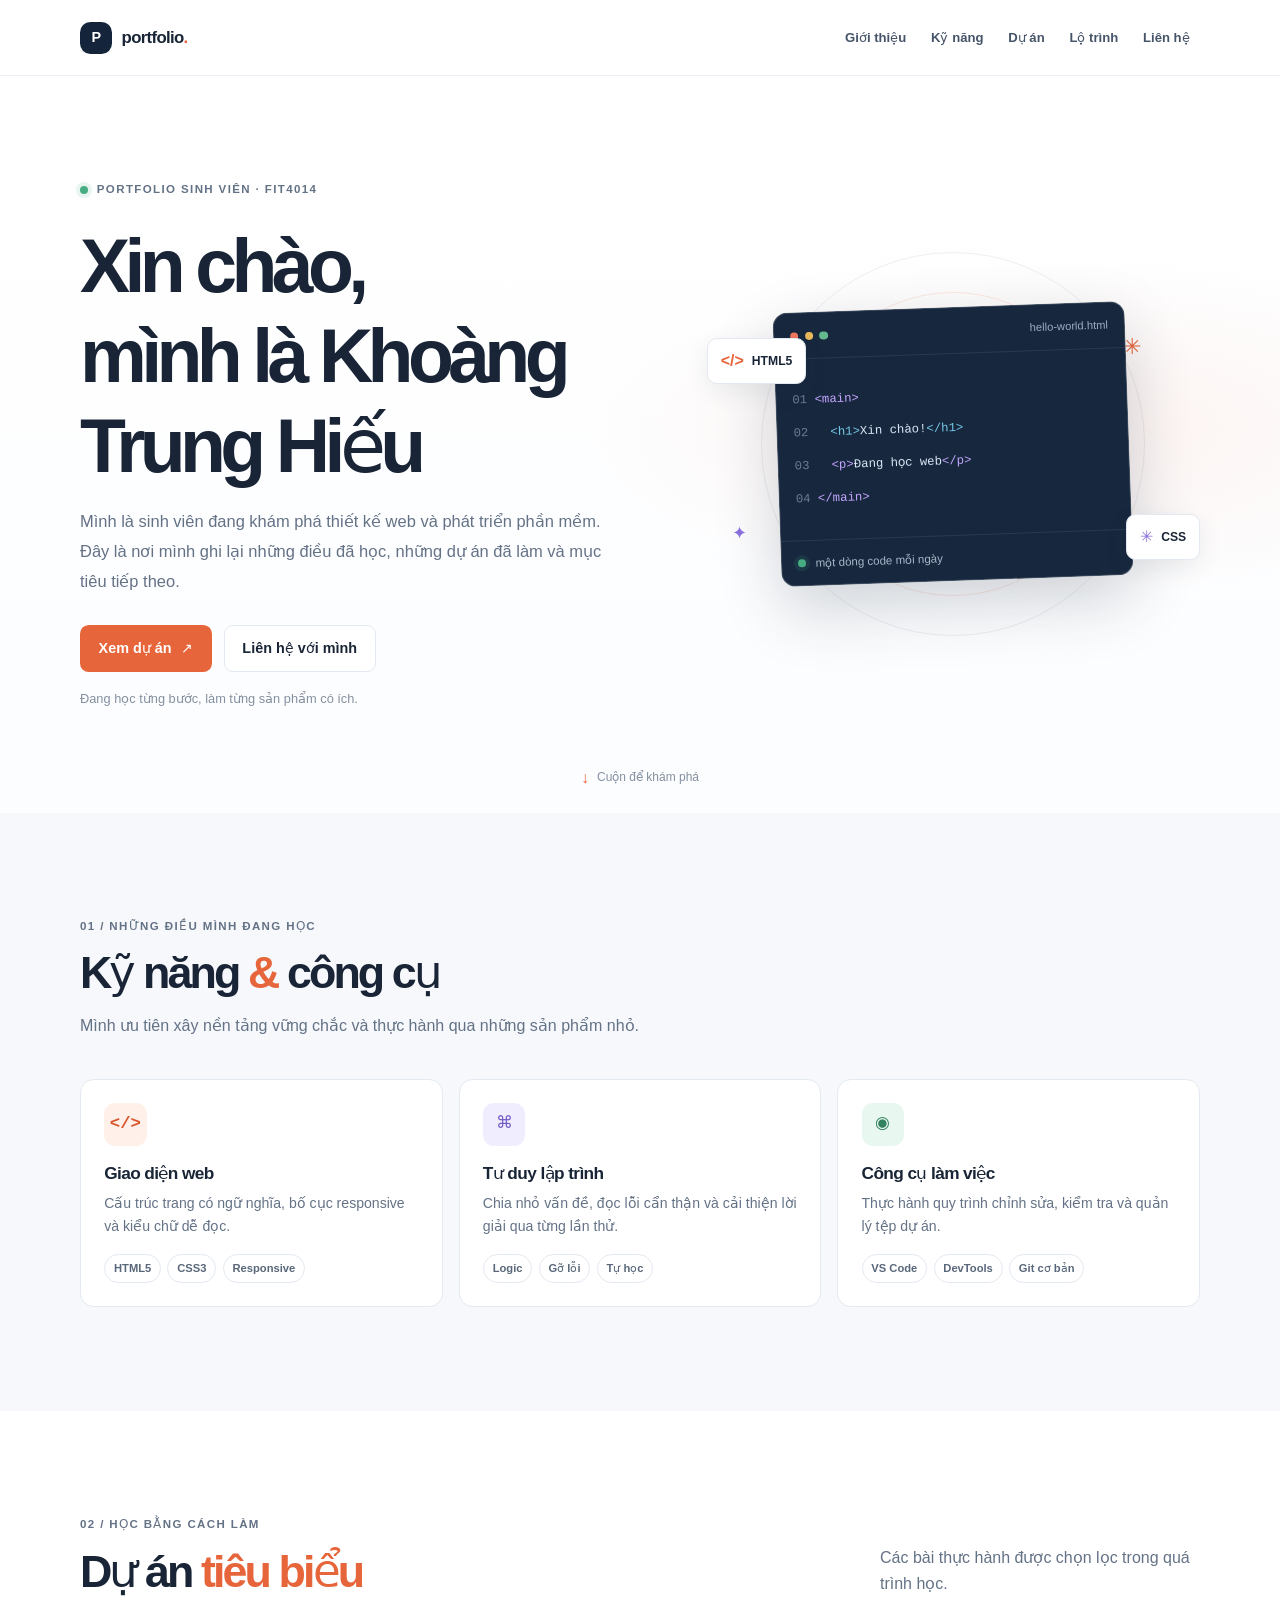
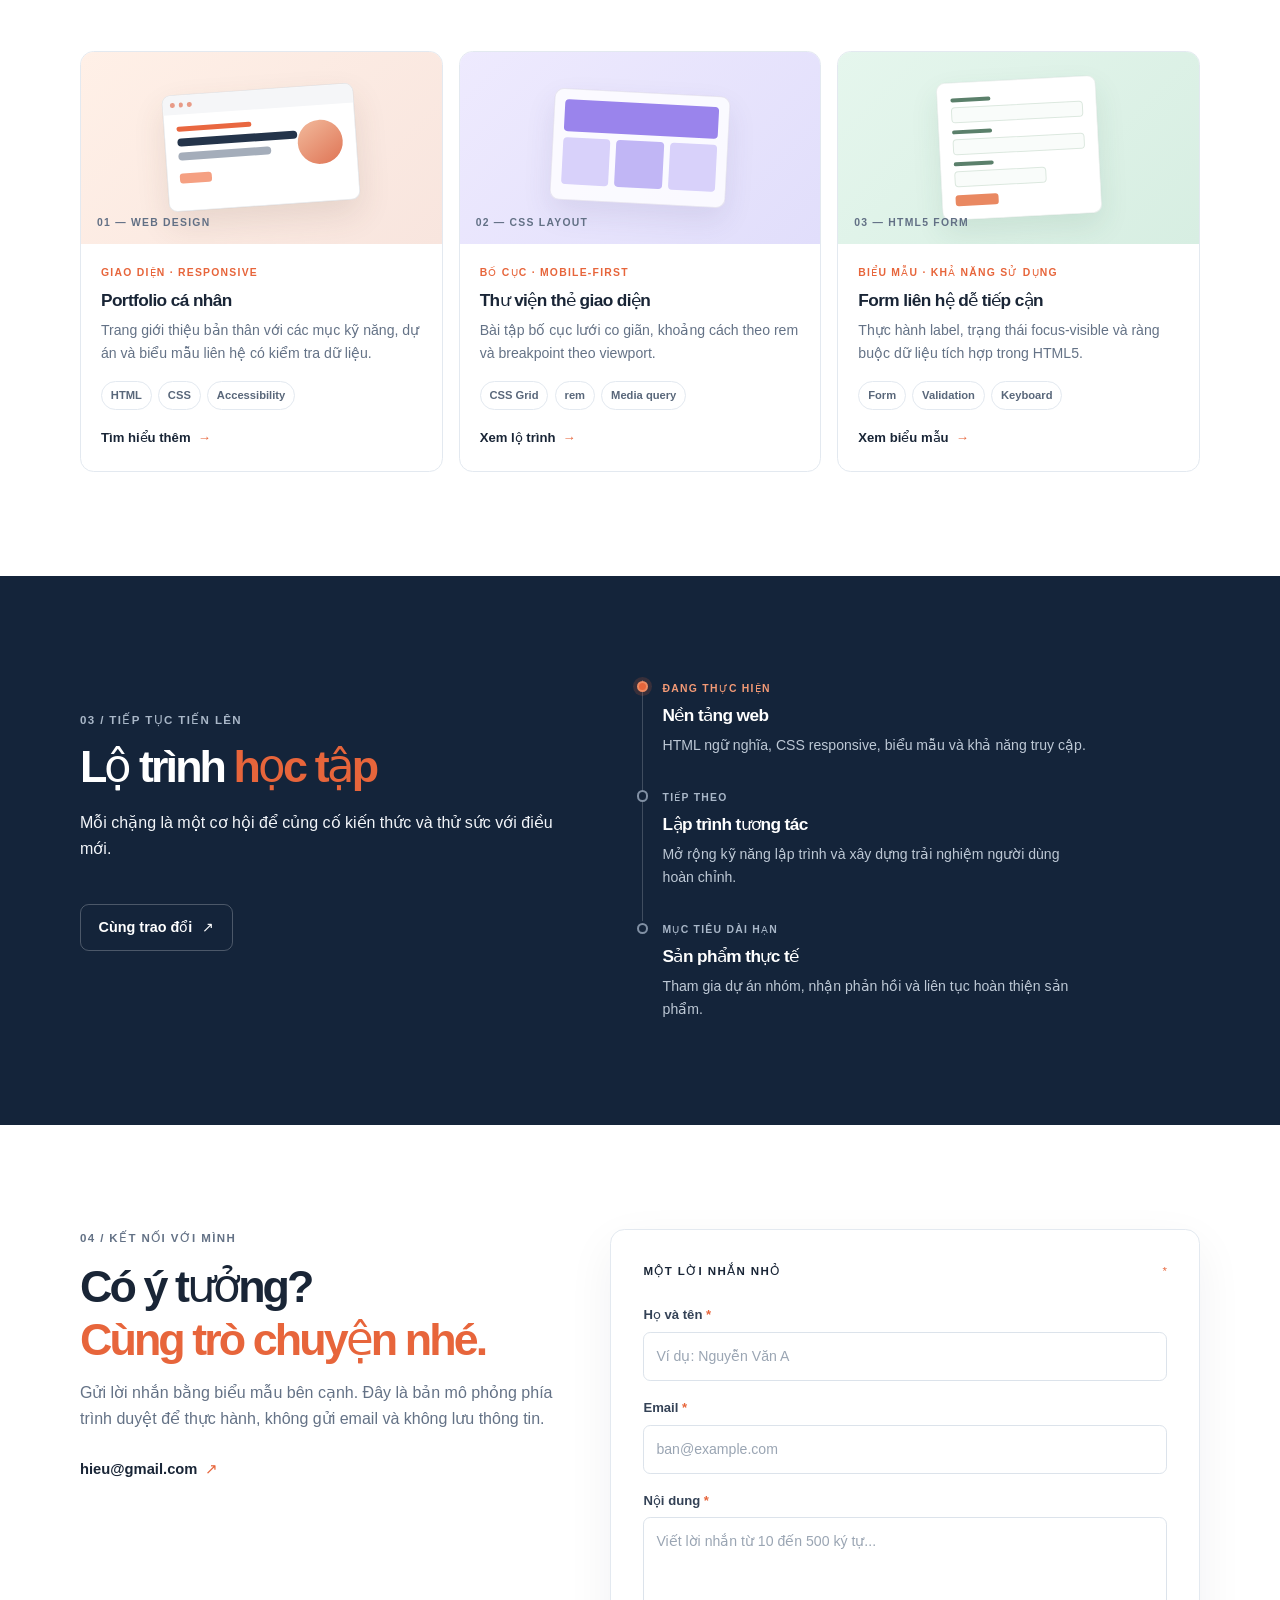
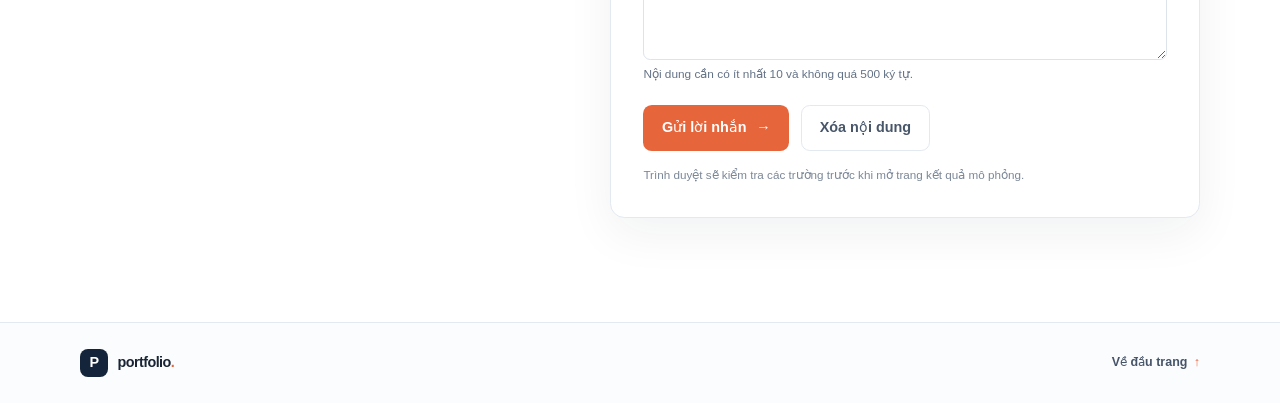
<file: index.html>
<!doctype html>
<html lang="vi">
  <head>
    <meta charset="utf-8" />
    <meta name="viewport" content="width=device-width, initial-scale=1" />
    <meta
      name="description"
      content="Portfolio cá nhân giới thiệu kỹ năng, dự án và lộ trình học tập."
    />
    <title>Portfolio | Khoàng Trung Hiếu</title>
    <link rel="stylesheet" href="css/style.css" />
  </head>
  <body>
    <a class="skip-link" href="#main">Bỏ qua điều hướng</a>

    <header class="site-header">
      <div class="container header-inner">
        <a class="brand" href="#intro" aria-label="Portfolio, về đầu trang">
          <span class="brand-mark" aria-hidden="true">P</span>
          <span>portfolio<span class="brand-dot">.</span></span>
        </a>
        <nav class="site-nav" aria-label="Điều hướng chính">
          <a href="#intro">Giới thiệu</a>
          <a href="#skills">Kỹ năng</a>
          <a href="#projects">Dự án</a>
          <a href="#learning">Lộ trình</a>
          <a href="#contact">Liên hệ</a>
        </nav>
      </div>
    </header>

    <main id="main">
      <section class="hero section" id="intro" aria-labelledby="intro-title">
        <div class="container hero-grid">
          <div class="hero-copy">
            <p class="eyebrow">
              <span class="status-dot" aria-hidden="true"></span> PORTFOLIO SINH
              VIÊN · FIT4014
            </p>
            <h1 id="intro-title">Xin chào,<br />mình là Khoàng Trung Hiếu</h1>
            <p class="hero-lede">
              Mình là sinh viên đang khám phá thiết kế web và phát triển phần
              mềm. Đây là nơi mình ghi lại những điều đã học, những dự án đã làm
              và mục tiêu tiếp theo.
            </p>
            <div class="hero-actions">
              <a class="button button-primary" href="#projects"
                >Xem dự án <span aria-hidden="true">↗</span></a
              >
              <a class="button button-quiet" href="#contact"
                >Liên hệ với mình</a
              >
            </div>
            <p class="hero-note">
              Đang học từng bước, làm từng sản phẩm có ích.
            </p>
          </div>
          <div
            class="hero-art"
            aria-label="Minh họa các thẻ giao diện và mã HTML"
            role="img"
          >
            <div class="art-orbit orbit-one"></div>
            <div class="art-orbit orbit-two"></div>
            <div class="code-card">
              <div class="code-top">
                <span></span><span></span><span></span
                ><small>hello-world.html</small>
              </div>
              <div class="code-lines" aria-hidden="true">
                <p>
                  <span class="code-muted">01</span>
                  <span class="code-purple">&lt;main&gt;</span>
                </p>
                <p>
                  <span class="code-muted">02</span> &nbsp;
                  <span class="code-blue">&lt;h1&gt;</span>Xin chào!<span
                    class="code-blue"
                    >&lt;/h1&gt;</span
                  >
                </p>
                <p>
                  <span class="code-muted">03</span> &nbsp;
                  <span class="code-purple">&lt;p&gt;</span>Đang học web<span
                    class="code-purple"
                    >&lt;/p&gt;</span
                  >
                </p>
                <p>
                  <span class="code-muted">04</span>
                  <span class="code-purple">&lt;/main&gt;</span>
                </p>
              </div>
              <div class="code-footer">
                <span class="status-dot" aria-hidden="true"></span> một dòng
                code mỗi ngày
              </div>
            </div>
            <div class="floating-chip chip-html">
              <span aria-hidden="true">&lt;/&gt;</span> HTML5
            </div>
            <div class="floating-chip chip-css">
              <span aria-hidden="true">✳</span> CSS
            </div>
            <span class="hero-spark spark-one" aria-hidden="true">✳</span>
            <span class="hero-spark spark-two" aria-hidden="true">✦</span>
          </div>
        </div>
        <a class="scroll-cue" href="#skills"
          ><span aria-hidden="true">↓</span> Cuộn để khám phá</a
        >
      </section>

      <section
        class="section section-soft"
        id="skills"
        aria-labelledby="skills-title"
      >
        <div class="container">
          <div class="section-heading">
            <p class="eyebrow">01 / NHỮNG ĐIỀU MÌNH ĐANG HỌC</p>
            <h2 id="skills-title">
              Kỹ năng <span class="text-accent">&amp;</span> công cụ
            </h2>
            <p>
              Mình ưu tiên xây nền tảng vững chắc và thực hành qua những sản
              phẩm nhỏ.
            </p>
          </div>
          <div class="skills-grid">
            <article class="skill-card">
              <span class="skill-icon icon-orange" aria-hidden="true"
                >&lt;/&gt;</span
              >
              <h3>Giao diện web</h3>
              <p>
                Cấu trúc trang có ngữ nghĩa, bố cục responsive và kiểu chữ dễ
                đọc.
              </p>
              <ul class="tag-list" aria-label="Công nghệ">
                <li>HTML5</li>
                <li>CSS3</li>
                <li>Responsive</li>
              </ul>
            </article>
            <article class="skill-card">
              <span class="skill-icon icon-purple" aria-hidden="true">⌘</span>
              <h3>Tư duy lập trình</h3>
              <p>
                Chia nhỏ vấn đề, đọc lỗi cẩn thận và cải thiện lời giải qua từng
                lần thử.
              </p>
              <ul class="tag-list" aria-label="Kỹ năng">
                <li>Logic</li>
                <li>Gỡ lỗi</li>
                <li>Tự học</li>
              </ul>
            </article>
            <article class="skill-card">
              <span class="skill-icon icon-green" aria-hidden="true">◉</span>
              <h3>Công cụ làm việc</h3>
              <p>
                Thực hành quy trình chỉnh sửa, kiểm tra và quản lý tệp dự án.
              </p>
              <ul class="tag-list" aria-label="Công cụ">
                <li>VS Code</li>
                <li>DevTools</li>
                <li>Git cơ bản</li>
              </ul>
            </article>
          </div>
        </div>
      </section>

      <section class="section" id="projects" aria-labelledby="projects-title">
        <div class="container">
          <div class="section-heading heading-row">
            <div>
              <p class="eyebrow">02 / HỌC BẰNG CÁCH LÀM</p>
              <h2 id="projects-title">
                Dự án <span class="text-accent">tiêu biểu</span>
              </h2>
            </div>
            <p>Các bài thực hành được chọn lọc trong quá trình học.</p>
          </div>
          <div class="projects-grid">
            <article class="project-card project-featured">
              <div class="project-visual visual-portfolio" aria-hidden="true">
                <div class="mini-browser">
                  <div class="mini-browser-bar"><i></i><i></i><i></i></div>
                  <div class="mini-content">
                    <span></span><b></b><b></b><em></em>
                    <div class="mini-avatar"></div>
                  </div>
                </div>
                <span class="visual-label">01 — WEB DESIGN</span>
              </div>
              <div class="project-body">
                <p class="project-kicker">GIAO DIỆN · RESPONSIVE</p>
                <h3>Portfolio cá nhân</h3>
                <p>
                  Trang giới thiệu bản thân với các mục kỹ năng, dự án và biểu
                  mẫu liên hệ có kiểm tra dữ liệu.
                </p>
                <ul class="tag-list" aria-label="Công nghệ dự án portfolio">
                  <li>HTML</li>
                  <li>CSS</li>
                  <li>Accessibility</li>
                </ul>
                <a class="text-link" href="#contact"
                  >Tìm hiểu thêm <span aria-hidden="true">→</span></a
                >
              </div>
            </article>
            <article class="project-card">
              <div class="project-visual visual-layout" aria-hidden="true">
                <div class="layout-window">
                  <span></span><span></span><span></span><span></span
                  ><span></span><span></span>
                </div>
                <span class="visual-label">02 — CSS LAYOUT</span>
              </div>
              <div class="project-body">
                <p class="project-kicker">BỐ CỤC · MOBILE-FIRST</p>
                <h3>Thư viện thẻ giao diện</h3>
                <p>
                  Bài tập bố cục lưới co giãn, khoảng cách theo rem và
                  breakpoint theo viewport.
                </p>
                <ul class="tag-list" aria-label="Công nghệ thư viện giao diện">
                  <li>CSS Grid</li>
                  <li>rem</li>
                  <li>Media query</li>
                </ul>
                <a class="text-link" href="#learning"
                  >Xem lộ trình <span aria-hidden="true">→</span></a
                >
              </div>
            </article>
            <article class="project-card">
              <div class="project-visual visual-form" aria-hidden="true">
                <div class="mini-form">
                  <span></span><b></b><span></span><b></b><span></span
                  ><b class="short-field"></b><i></i>
                </div>
                <span class="visual-label">03 — HTML5 FORM</span>
              </div>
              <div class="project-body">
                <p class="project-kicker">BIỂU MẪU · KHẢ NĂNG SỬ DỤNG</p>
                <h3>Form liên hệ dễ tiếp cận</h3>
                <p>
                  Thực hành label, trạng thái focus-visible và ràng buộc dữ liệu
                  tích hợp trong HTML5.
                </p>
                <ul class="tag-list" aria-label="Công nghệ form">
                  <li>Form</li>
                  <li>Validation</li>
                  <li>Keyboard</li>
                </ul>
                <a class="text-link" href="#contact"
                  >Xem biểu mẫu <span aria-hidden="true">→</span></a
                >
              </div>
            </article>
          </div>
        </div>
      </section>

      <section
        class="section section-dark"
        id="learning"
        aria-labelledby="learning-title"
      >
        <div class="container learning-grid">
          <div class="section-heading">
            <p class="eyebrow">03 / TIẾP TỤC TIẾN LÊN</p>
            <h2 id="learning-title">
              Lộ trình <span class="text-accent">học tập</span>
            </h2>
            <p>
              Mỗi chặng là một cơ hội để củng cố kiến thức và thử sức với điều
              mới.
            </p>
            <a class="button button-outline" href="#contact"
              >Cùng trao đổi <span aria-hidden="true">↗</span></a
            >
          </div>
          <ol class="timeline">
            <li class="timeline-item is-current">
              <span class="timeline-marker" aria-hidden="true"></span>
              <p class="timeline-date">ĐANG THỰC HIỆN</p>
              <h3>Nền tảng web</h3>
              <p>
                HTML ngữ nghĩa, CSS responsive, biểu mẫu và khả năng truy cập.
              </p>
            </li>
            <li class="timeline-item">
              <span class="timeline-marker" aria-hidden="true"></span>
              <p class="timeline-date">TIẾP THEO</p>
              <h3>Lập trình tương tác</h3>
              <p>
                Mở rộng kỹ năng lập trình và xây dựng trải nghiệm người dùng
                hoàn chỉnh.
              </p>
            </li>
            <li class="timeline-item">
              <span class="timeline-marker" aria-hidden="true"></span>
              <p class="timeline-date">MỤC TIÊU DÀI HẠN</p>
              <h3>Sản phẩm thực tế</h3>
              <p>
                Tham gia dự án nhóm, nhận phản hồi và liên tục hoàn thiện sản
                phẩm.
              </p>
            </li>
          </ol>
        </div>
      </section>

      <section
        class="section contact-section"
        id="contact"
        aria-labelledby="contact-title"
      >
        <div class="container contact-grid">
          <div class="contact-copy">
            <p class="eyebrow">04 / KẾT NỐI VỚI MÌNH</p>
            <h2 id="contact-title">
              Có ý tưởng?<br /><span class="text-accent"
                >Cùng trò chuyện nhé.</span
              >
            </h2>
            <p>
              Gửi lời nhắn bằng biểu mẫu bên cạnh. Đây là bản mô phỏng phía
              trình duyệt để thực hành, không gửi email và không lưu thông tin.
            </p>

            <a class="contact-email" href="mailto:hieu@gmail.com.com"
              >hieu@gmail.com <span aria-hidden="true">↗</span></a
            >
          </div>
          <form class="contact-form" action="ket-qua.html" method="get">
            <div class="form-heading">
              <span class="form-step">MỘT LỜI NHẮN NHỎ</span>
              <span class="form-required"
                ><span aria-hidden="true">*</span></span
              >
            </div>
            <div class="form-field">
              <label for="fullname"
                >Họ và tên <span aria-hidden="true">*</span></label
              >
              <input
                id="fullname"
                name="fullname"
                type="text"
                autocomplete="name"
                minlength="2"
                maxlength="80"
                required
                placeholder="Ví dụ: Nguyễn Văn A"
              />
            </div>
            <div class="form-field">
              <label for="email">Email <span aria-hidden="true">*</span></label>
              <input
                id="email"
                name="email"
                type="email"
                autocomplete="email"
                maxlength="254"
                required
                placeholder="ban@example.com"
              />
            </div>
            <div class="form-field">
              <label for="message"
                >Nội dung <span aria-hidden="true">*</span></label
              >
              <textarea
                id="message"
                name="message"
                rows="5"
                minlength="10"
                maxlength="500"
                required
                aria-describedby="message-help"
                placeholder="Viết lời nhắn từ 10 đến 500 ký tự..."
              ></textarea>
              <p class="field-help" id="message-help">
                Nội dung cần có ít nhất 10 và không quá 500 ký tự.
              </p>
            </div>
            <div class="form-actions">
              <button class="button button-primary" type="submit">
                Gửi lời nhắn <span aria-hidden="true">→</span>
              </button>
              <button class="button button-reset" type="reset">
                Xóa nội dung
              </button>
            </div>
            <p class="form-footnote">
              Trình duyệt sẽ kiểm tra các trường trước khi mở trang kết quả mô
              phỏng.
            </p>
          </form>
        </div>
      </section>
    </main>

    <footer class="site-footer">
      <div class="container footer-inner">
        <a class="brand footer-brand" href="#intro"
          ><span class="brand-mark" aria-hidden="true">P</span
          ><span>portfolio<span class="brand-dot">.</span></span></a
        >

        <a class="back-top" href="#intro"
          >Về đầu trang <span aria-hidden="true">↑</span></a
        >
      </div>
    </footer>
  </body>
</html>
</file>
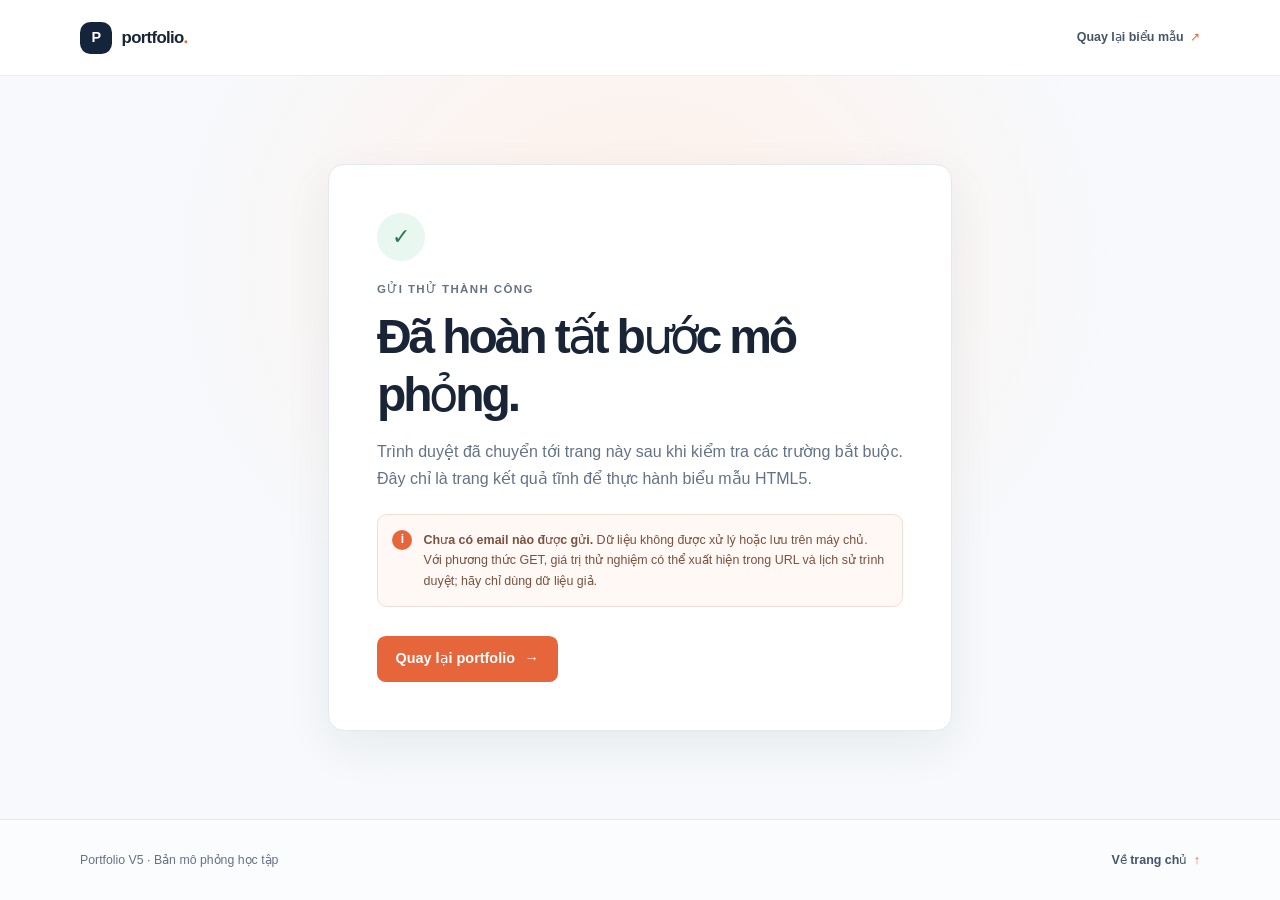
<file: ket-qua.html>
<!doctype html>
<html lang="vi">
<head>
  <meta charset="utf-8">
  <meta name="viewport" content="width=device-width, initial-scale=1">
  <meta name="robots" content="noindex">
  <title>Kết quả mô phỏng | Portfolio</title>
  <link rel="stylesheet" href="css/style.css">
</head>
<body class="result-page">
  <a class="skip-link" href="#main">Bỏ qua điều hướng</a>
  <header class="site-header">
    <div class="container header-inner">
      <a class="brand" href="index.html#intro" aria-label="Portfolio, về trang chủ">
        <span class="brand-mark" aria-hidden="true">P</span>
        <span>portfolio<span class="brand-dot">.</span></span>
      </a>
      <a class="back-top" href="index.html#contact">Quay lại biểu mẫu <span aria-hidden="true">↗</span></a>
    </div>
  </header>
  <main id="main" class="result-main">
    <section class="result-card" aria-labelledby="result-title">
      <span class="result-icon" aria-hidden="true">✓</span>
      <p class="eyebrow">GỬI THỬ THÀNH CÔNG</p>
      <h1 id="result-title">Đã hoàn tất bước mô phỏng.</h1>
      <p>Trình duyệt đã chuyển tới trang này sau khi kiểm tra các trường bắt buộc. Đây chỉ là trang kết quả tĩnh để thực hành biểu mẫu HTML5.</p>
      <div class="contact-note result-warning">
        <span class="note-icon" aria-hidden="true">i</span>
        <p><strong>Chưa có email nào được gửi.</strong> Dữ liệu không được xử lý hoặc lưu trên máy chủ. Với phương thức GET, giá trị thử nghiệm có thể xuất hiện trong URL và lịch sử trình duyệt; hãy chỉ dùng dữ liệu giả.</p>
      </div>
      <a class="button button-primary" href="index.html#contact">Quay lại portfolio <span aria-hidden="true">→</span></a>
    </section>
  </main>
  <footer class="site-footer">
    <div class="container footer-inner">
      <span>Portfolio V5 · Bản mô phỏng học tập</span>
      <a class="back-top" href="index.html#intro">Về trang chủ <span aria-hidden="true">↑</span></a>
    </div>
  </footer>
</body>
</html>
</file>
<file: css/style.css>
/* Màu và giới hạn chiều rộng dùng chung toàn trang.
   Đổi biến tại đây để cập nhật đồng bộ màu chữ, nền, focus và điểm nhấn. */
:root {
  color-scheme: light;
  --ink: #192536;
  --muted: #647286;
  --soft: #f1f5fa;
  --paper: #ffffff;
  --line: #e3e9f0;
  --focus: #f06b3d;
  --hover: #d9562d;
  --accent: #e7653b;
  --navy: #14243a;
  --green: #46ad83;
  --purple: #8b73df;
  --content: 70rem;
  font-family: "Segoe UI", Arial, sans-serif;
  color: var(--ink);
  background: var(--paper);
  font-synthesis: none;
  text-rendering: optimizeLegibility;
}

/* Tính cả padding và border vào width/height để phần tử không vượt khung. */
* {
  box-sizing: border-box;
}

/* Cuộn tới các mục điều hướng mượt; scroll-padding chừa khoảng thở khi tới đích. */
html {
  scroll-behavior: smooth;
  scroll-padding-top: 1.5rem;
}

/* Cỡ chữ cơ sở 1rem và line-height tạo nhịp đọc thoáng cho nội dung. */
body {
  min-width: 20rem;
  margin: 0;
  font-size: 1rem;
  line-height: 1.65;
}

/* Link giữ màu chữ của vùng chứa; bỏ gạch chân mặc định để dùng kiểu giao diện riêng. */
a {
  color: inherit;
  text-decoration: none;
}

/* Nút và trường nhập kế thừa font trang để kiểu chữ không lệch giữa trình duyệt. */
button,
input,
textarea {
  font: inherit;
}

/* Bỏ lớp chớp màu mặc định trên một số trình duyệt di động khi chạm. */
button,
a,
input,
textarea {
  -webkit-tap-highlight-color: transparent;
}

/* Chỉ báo bàn phím dùng chung cho link, nút và trường nhập.
   Không bỏ outline: viền cam và khoảng lệch giúp nhận biết phần tử đang được focus. */
a:focus-visible,
button:focus-visible,
input:focus-visible,
textarea:focus-visible {
  outline: 0.1875rem solid var(--focus);
  outline-offset: 0.1875rem;
}

/* Nút dùng cùng màu chữ kế thừa, còn màu nền/viền được đặt theo từng biến thể. */
button {
  color: inherit;
}

/* Màu chọn văn bản đồng bộ với bảng màu tối của trang. */
::selection {
  color: var(--paper);
  background: var(--navy);
}

/* Khung nội dung giữa trang: co theo màn hình nhưng có chiều rộng tối đa. */
.container {
  width: min(var(--content), calc(100% - 2.5rem));
  margin-inline: auto;
}

/* Khoảng cách dọc mặc định giữa các phần; breakpoint desktop tăng thêm. */
.section {
  padding-block: 5.5rem;
}

/* Nền dịu để phân biệt một số phần với nền trắng chính. */
.section-soft {
  background: #f6f8fb;
}

/* Nhãn phụ dùng chung cho tiêu đề mục, dự án, form và mốc thời gian. */
.eyebrow,
.project-kicker,
.form-step,
.timeline-date {
  margin: 0;
  color: var(--muted);
  font-size: 0.72rem;
  font-weight: 700;
  letter-spacing: 0.12em;
}

/* Chữ nhấn màu cam dùng trong tiêu đề và các đoạn cần nổi bật. */
.text-accent {
  color: var(--accent);
}

/* Liên kết bỏ qua menu: nằm ngoài màn hình đến khi người dùng bàn phím focus. */
.skip-link {
  position: fixed;
  z-index: 20;
  top: 0.75rem;
  left: 0.75rem;
  padding: 0.65rem 1rem;
  transform: translateY(-160%);
  border-radius: 0.5rem;
  color: var(--paper);
  background: var(--navy);
}

/* Đưa liên kết bỏ qua vào màn hình khi nhận focus bàn phím. */
.skip-link:focus {
  transform: translateY(0);
}

/* Header nằm trên nội dung trang nhưng không che các thành phần focus. */
.site-header {
  position: relative;
  z-index: 5;
  border-bottom: 1px solid rgb(226 233 240 / 75%);
  background: var(--paper);
}

/* Logo và footer dùng flex để căn giữa theo chiều dọc và tách hai đầu. */
.header-inner,
.footer-inner {
  display: flex;
  min-height: 4.7rem;
  align-items: center;
  justify-content: space-between;
  gap: 1.5rem;
}

/* Logo là link về đầu trang; không co lại khi menu chiếm thêm chỗ. */
.brand {
  display: inline-flex;
  flex: 0 0 auto;
  align-items: center;
  gap: 0.6rem;
  font-family: "Segoe UI", Arial, sans-serif;
  font-size: 1.05rem;
  font-weight: 800;
  letter-spacing: -0.04em;
}

/* Ô chữ cái tạo dấu nhận diện logo, giữ hình vuông bằng aspect-ratio. */
.brand-mark {
  display: grid;
  width: 2rem;
  aspect-ratio: 1;
  place-items: center;
  border-radius: 0.65rem;
  color: white;
  background: var(--navy);
  font-size: 0.9rem;
}

/* Dấu chấm trong chữ logo lấy màu nhấn. */
.brand-dot {
  color: var(--accent);
}

/* Menu tự xuống dòng khi thiếu chỗ, căn các liên kết về phía cuối header. */
.site-nav {
  display: flex;
  flex-wrap: wrap;
  align-items: center;
  justify-content: flex-end;
  gap: 0.25rem;
}

/* Vùng bấm menu có padding; transition đặt ở trạng thái gốc để cả vào và ra mượt. */
.site-nav a {
  padding: 0.55rem 0.65rem;
  border-radius: 0.4rem;
  color: #465469;
  font-size: 0.82rem;
  font-weight: 600;
  transition: background-color 180ms ease, color 180ms ease;
}

/* Hover đổi nền nhẹ và màu chữ, không làm mất khả năng focus-visible bằng bàn phím. */
.site-nav a:hover {
  color: var(--ink);
  background: var(--soft);
}

/* Hero là phần giới thiệu đầu trang; gradient nền tạo điểm nhấn mà không cần ảnh ngoài. */
.hero {
  position: relative;
  display: flex;
  min-height: 36rem;
  align-items: center;
  overflow: hidden;
  padding-block: 5rem 6rem;
  background:
    radial-gradient(ellipse at 82% 48%, rgb(231 101 59 / 8%), transparent 29rem),
    linear-gradient(180deg, #fff 0%, #fcfdff 100%);
}

/* Mobile-first: hero xếp nội dung theo cột; hai cột chỉ bật ở breakpoint 48rem. */
.hero-grid {
  display: grid;
  align-items: center;
  gap: 3rem;
}

/* Đặt nội dung giới thiệu phía trên hình minh họa khi các lớp giao nhau. */
.hero-copy {
  position: relative;
  z-index: 1;
}

/* Căn chấm trạng thái và nhãn phụ thành một hàng. */
.hero-copy .eyebrow {
  display: flex;
  align-items: center;
  gap: 0.55rem;
}

/* Chấm trạng thái nhỏ, không co khi đứng trong flex; vòng mờ tăng độ nhận biết. */
.status-dot {
  display: inline-block;
  width: 0.5rem;
  height: 0.5rem;
  flex: 0 0 auto;
  border-radius: 50%;
  background: var(--green);
  box-shadow: 0 0 0 0.25rem rgb(70 173 131 / 12%);
}

/* Cho phép chữ dài tự ngắt, tránh làm tràn khung trên màn hình hẹp. */
h1,
h2,
h3,
p {
  overflow-wrap: anywhere;
}

/* Kiểu chữ và khoảng cách dòng nhất quán cho các cấp tiêu đề. */
h1,
h2,
h3 {
  font-family: "Segoe UI", Arial, sans-serif;
  line-height: 1.2;
}

/* Tiêu đề hero co giãn theo viewport nhưng vẫn nằm trong giới hạn dễ đọc. */
.hero h1 {
  max-width: 42rem;
  margin: 1.35rem 0 1rem;
  font-size: clamp(2.65rem, 8vw, 4.7rem);
  font-weight: 800;
  letter-spacing: -0.075em;
}

/* Đoạn giới thiệu giới hạn chiều rộng để dòng văn bản không quá dài. */
.hero-lede {
  max-width: 34rem;
  margin: 0;
  color: var(--muted);
  font-size: 1.03rem;
  line-height: 1.8;
}

/* Các nhóm hành động dùng flex và có thể xuống dòng trên màn hình nhỏ. */
.hero-actions,
.form-actions {
  display: flex;
  flex-wrap: wrap;
  align-items: center;
  gap: 0.75rem;
}

/* Tách cụm nút khỏi phần giới thiệu bằng khoảng cách trên. */
.hero-actions {
  margin-top: 1.8rem;
}

/* Kiểu cơ sở cho link dạng nút và button thật; transition đặt ở gốc để
   hover và trạng thái trở về đều mượt, transform không làm xê dịch bố cục. */
.button {
  display: inline-flex;
  min-height: 2.9rem;
  align-items: center;
  justify-content: center;
  gap: 0.6rem;
  padding: 0.7rem 1.1rem;
  border: 1px solid transparent;
  border-radius: 0.55rem;
  cursor: pointer;
  font-size: 0.9rem;
  font-weight: 700;
  line-height: 1.2;
  transition: background-color 180ms ease, border-color 180ms ease, color 180ms ease, transform 180ms ease;
}

/* Trạng thái nhấn tạo chuyển động xuống rất nhẹ để phản hồi thao tác. */
.button:active {
  transform: translateY(0.0625rem);
}

/* Nút chính dùng màu nhấn với chữ trắng để phân cấp hành động. */
.button-primary {
  color: white;
  background: var(--accent);
}

/* Màu hover tối hơn nền gốc để nút vẫn dễ nhận biết khi rê chuột. */
.button-primary:hover {
  background: var(--hover);
}

/* Nút phụ có viền nhẹ, ít nổi bật hơn hành động chính. */
.button-quiet {
  border-color: var(--line);
  color: var(--ink);
  background: white;
}

/* Link nút phụ và nút reset chia sẻ nền hover nhẹ. */
.button-quiet:hover,
.button-reset:hover {
  border-color: #cad4df;
  background: var(--soft);
}

/* Ghi chú dưới nút dùng sắc xám dịu, tách khỏi nội dung chính. */
.hero-note {
  margin: 1rem 0 0;
  color: #8490a0;
  font-size: 0.8rem;
}

/* Vùng minh họa làm gốc định vị cho các hình trang trí tuyệt đối. */
.hero-art {
  position: relative;
  display: grid;
  min-height: 19rem;
  place-items: center;
  isolation: isolate;
}

/* Các vòng trang trí đặt phía sau card, không chiếm chỗ trong luồng bố cục. */
.art-orbit {
  position: absolute;
  z-index: -1;
  border: 1px solid rgb(231 101 59 / 14%);
  border-radius: 50%;
}

/* Vòng nhỏ và lớn tạo nhiều lớp chiều sâu quanh minh họa. */
.orbit-one {
  width: 19rem;
  aspect-ratio: 1;
}

/* Vòng ngoài đổi viền nhạt hơn để không cạnh tranh với nội dung. */
.orbit-two {
  width: 24rem;
  aspect-ratio: 1;
  border-color: rgb(20 36 58 / 7%);
}

/* Thẻ minh họa mã giả: giới hạn chiều rộng, cắt nội dung thừa và tạo bóng. */
.code-card {
  z-index: 1;
  width: min(100%, 22rem);
  overflow: hidden;
  border: 1px solid rgb(255 255 255 / 20%);
  border-radius: 0.9rem;
  color: #dae6f5;
  background: #17283e;
  box-shadow: 0 1.5rem 4rem rgb(24 40 61 / 20%);
  transform: rotate(-2deg);
  transition: transform 180ms ease;
}

/* Rê chuột làm thẻ thẳng nhẹ và nâng lên; không thay đổi kích thước bố cục. */
.code-card:hover {
  transform: rotate(0) translateY(-0.25rem);
}

/* Thanh tiêu đề giả lập cửa sổ trình soạn thảo. */
.code-top {
  display: flex;
  height: 2.9rem;
  align-items: center;
  gap: 0.4rem;
  padding-inline: 1rem;
  border-bottom: 1px solid rgb(255 255 255 / 8%);
}

/* Ba chấm màu biểu thị nút cửa sổ trang trí. */
.code-top>span {
  width: 0.52rem;
  height: 0.52rem;
  border-radius: 50%;
  background: #ee7761;
}

/* Chấm thứ hai dùng màu vàng. */
.code-top>span:nth-child(2) {
  background: #e7b75a;
}

/* Chấm thứ ba dùng màu xanh. */
.code-top>span:nth-child(3) {
  background: #64ba8c;
}

/* Tên tệp được đẩy sang phải trong thanh tiêu đề. */
.code-top small {
  margin-left: auto;
  color: #9cabc0;
  font-size: 0.7rem;
}

/* Khối mã giả dùng font monospace để giống trình soạn thảo. */
.code-lines {
  padding: 1.1rem 1rem;
  font-family: Consolas, "Courier New", monospace;
  font-size: 0.77rem;
}

/* Mỗi dòng có khoảng cách dọc đều, không phụ thuộc margin mặc định của p. */
.code-lines p {
  margin: 0.8rem 0;
}

/* Màu riêng cho số dòng, thẻ và văn bản trong minh họa mã. */
.code-muted {
  color: #6b7c92;
}

/* Tô màu cú pháp minh họa. */
.code-purple {
  color: #c4a5ff;
}

/* Tô màu cú pháp minh họa. */
.code-blue {
  color: #75c9e8;
}

/* Chân thẻ mã đặt thông điệp trạng thái và đường phân cách. */
.code-footer {
  display: flex;
  align-items: center;
  gap: 0.6rem;
  padding: 0.8rem 1rem;
  border-top: 1px solid rgb(255 255 255 / 8%);
  color: #a7b5c7;
  font-size: 0.72rem;
}

/* Nhãn nổi đặt tuyệt đối trong vùng minh họa, phía trên các vòng trang trí. */
.floating-chip {
  position: absolute;
  z-index: 2;
  display: flex;
  align-items: center;
  gap: 0.5rem;
  padding: 0.55rem 0.8rem;
  border: 1px solid var(--line);
  border-radius: 0.6rem;
  background: white;
  box-shadow: 0 0.5rem 1.5rem rgb(31 47 69 / 8%);
  font-size: 0.76rem;
  font-weight: 700;
}

/* Biểu tượng trong nhãn nổi lấy màu nhấn mặc định. */
.floating-chip span {
  color: var(--accent);
  font-size: 1rem;
}

/* Vị trí nhãn công nghệ HTML trên vùng minh họa. */
.chip-html {
  top: 15%;
  left: 0;
}

/* Vị trí nhãn công nghệ CSS đối diện nhãn HTML. */
.chip-css {
  right: 0;
  bottom: 12%;
}

/* Biểu tượng CSS dùng màu tím để phân biệt nhãn. */
.chip-css span {
  color: var(--purple);
}

/* Các ký hiệu trang trí đặt tuyệt đối và không tham gia bố cục. */
.hero-spark {
  position: absolute;
  color: var(--accent);
}

/* Vị trí và kích thước ký hiệu trang trí phía trên. */
.spark-one {
  top: 12%;
  right: 12%;
  font-size: 1.4rem;
}

/* Ký hiệu phía dưới đổi màu để tạo cân bằng thị giác. */
.spark-two {
  bottom: 16%;
  left: 5%;
  color: var(--purple);
  font-size: 1.1rem;
}

/* Gợi ý cuộn được căn giữa đáy hero; transform chỉ dùng để căn vị trí. */
.scroll-cue {
  position: absolute;
  bottom: 1.35rem;
  left: 50%;
  display: flex;
  align-items: center;
  gap: 0.5rem;
  transform: translateX(-50%);
  color: #8490a0;
  font-size: 0.75rem;
}

/* Mũi tên chỉ hướng cuộn dùng màu nhấn. */
.scroll-cue span {
  color: var(--accent);
  font-size: 1rem;
}

/* Tiêu đề mỗi phần có giới hạn chiều rộng và khoảng cách với nội dung tiếp theo. */
.section-heading {
  max-width: 39rem;
  margin-bottom: 2.5rem;
}

/* Cỡ chữ tiêu đề các phần co theo viewport trong một khoảng dễ đọc. */
.section-heading h2,
.contact-copy h2 {
  margin: 0.65rem 0 0.8rem;
  font-size: clamp(2rem, 5vw, 2.8rem);
  font-weight: 800;
  letter-spacing: -0.065em;
}

/* Mô tả tiêu đề dùng màu phụ; reset margin mặc định để khoảng cách nhất quán. */
.section-heading>p:last-child,
.contact-copy>p:not(.eyebrow) {
  margin: 0;
  color: var(--muted);
}

/* Lưới kỹ năng, dự án, ghi chú: một cột trên mobile, nhiều cột ở media query. */
.skills-grid,
.projects-grid,
.notes-grid {
  display: grid;
  gap: 1rem;
}

/* Khung card có viền, nền và transition chung; :focus-within bên dưới hỗ trợ
   bàn phím khi link con trong card được focus. */
.skill-card,
.project-card,
.answer-card,
.note-card {
  border: 1px solid var(--line);
  border-radius: 0.85rem;
  background: var(--paper);
  transition: transform 180ms ease, border-color 180ms ease, box-shadow 180ms ease;
}

/* Khoảng đệm bên trong card kỹ năng. */
.skill-card {
  padding: 1.45rem;
}

/* Hover hoặc focus link con đều nâng card nhẹ; :focus-within truyền phản hồi
   của focus từ phần tử con lên toàn card mà không cần thêm tabindex. */
.skill-card:hover,
.project-card:hover,
.skill-card:focus-within,
.project-card:focus-within,
.answer-card:hover,
.answer-card:focus-within,
.note-card:hover,
.note-card:focus-within {
  transform: translateY(-0.25rem);
  border-color: #d4dce7;
  box-shadow: 0 0.8rem 1.8rem rgb(25 37 54 / 6%);
}

/* Biểu tượng kỹ năng nằm giữa ô vuông có nền màu riêng. */
.skill-icon {
  display: grid;
  width: 2.65rem;
  height: 2.65rem;
  place-items: center;
  border-radius: 0.7rem;
  font-family: Consolas, monospace;
  font-size: 1.08rem;
  font-weight: 700;
}

/* Mỗi kỹ năng có màu nền và màu biểu tượng riêng. */
.icon-orange {
  color: #d9562d;
  background: #fff0e9;
}

/* Biến thể tím cho biểu tượng. */
.icon-purple {
  color: #725bc4;
  background: #f0edff;
}

/* Biến thể xanh cho biểu tượng. */
.icon-green {
  color: #32815f;
  background: #e8f7ef;
}

/* Tiêu đề card dùng chung kích thước và khoảng cách. */
.skill-card h3,
.project-body h3,
.timeline-item h3,
.answer-card h3,
.note-card h3 {
  margin: 1.1rem 0 0.5rem;
  font-size: 1.08rem;
  font-weight: 750;
  letter-spacing: -0.035em;
}

/* Mô tả card giới hạn độ đậm và cỡ chữ để tiêu đề nổi bật hơn. */
.skill-card>p,
.project-body>p:not(.project-kicker),
.timeline-item>p:last-child,
.note-card>p {
  margin: 0;
  color: var(--muted);
  font-size: 0.88rem;
}

/* Danh sách tag được trình bày theo hàng và tự xuống dòng khi cần. */
.tag-list {
  display: flex;
  flex-wrap: wrap;
  gap: 0.4rem;
  margin: 1rem 0 0;
  padding: 0;
  list-style: none;
}

/* Tag là nhãn nhỏ có viền, bo tròn, không dùng dấu đầu dòng. */
.tag-list li {
  padding: 0.25rem 0.55rem;
  border: 1px solid var(--line);
  border-radius: 10rem;
  color: #59677a;
  font-size: 0.7rem;
  font-weight: 600;
}

/* Hàng tiêu đề dự án căn tiêu đề và đoạn mô tả ở hai phía trên desktop. */
.heading-row {
  display: flex;
  max-width: none;
  align-items: end;
  justify-content: space-between;
  gap: 2rem;
}

/* Giới hạn độ rộng mô tả ở hàng tiêu đề để giữ nhịp đọc. */
.heading-row>p {
  max-width: 20rem;
  padding-bottom: 0.85rem;
}

/* Cắt phần trang trí ảnh dự án ở ranh giới card. */
.project-card {
  overflow: hidden;
}

/* Vùng minh họa dự án giữ chiều cao tối thiểu và căn hình vào giữa. */
.project-visual {
  position: relative;
  display: grid;
  min-height: 12rem;
  overflow: hidden;
  place-items: center;
}

/* Mỗi loại dự án có nền minh họa riêng để phân biệt bằng thị giác. */
.visual-portfolio {
  background: linear-gradient(135deg, #fff0e7, #f8e5de);
}

/* Nền minh họa bố cục CSS. */
.visual-layout {
  background: linear-gradient(135deg, #eeeafe, #e1defb);
}

/* Nền minh họa form. */
.visual-form {
  background: linear-gradient(135deg, #e5f6ed, #d7eee2);
}

/* Nhãn nhỏ nằm sát đáy góc trái ảnh minh họa. */
.visual-label {
  position: absolute;
  bottom: 0.8rem;
  left: 1rem;
  color: #627085;
  font-size: 0.65rem;
  font-weight: 700;
  letter-spacing: 0.12em;
}

/* Cửa sổ trình duyệt thu nhỏ chỉ là hình minh họa CSS, không phải iframe. */
.mini-browser {
  width: 12rem;
  overflow: hidden;
  border: 1px solid rgb(25 37 54 / 10%);
  border-radius: 0.55rem;
  background: white;
  box-shadow: 0 0.9rem 2rem rgb(91 62 50 / 12%);
  transform: rotate(-4deg);
}

/* Thanh trên cùng của trình duyệt thu nhỏ. */
.mini-browser-bar {
  display: flex;
  gap: 0.22rem;
  padding: 0.45rem;
  background: #f5f6f8;
}

/* Dấu tròn trang trí trên thanh trình duyệt thu nhỏ. */
.mini-browser-bar i {
  width: 0.3rem;
  height: 0.3rem;
  border-radius: 50%;
  background: #e89b87;
}

/* Nội dung giả lập bên trong trình duyệt làm gốc cho avatar tuyệt đối. */
.mini-content {
  position: relative;
  min-height: 6rem;
  padding: 0.75rem;
}

/* Các thanh giả lập tiêu đề và dòng chữ trong bản xem trước. */
.mini-content>span,
.mini-content>b {
  display: block;
  width: 45%;
  height: 0.3rem;
  margin-bottom: 0.42rem;
  border-radius: 2rem;
  background: #e96740;
}

/* Thanh tiêu đề chính rộng hơn và dùng màu tối. */
.mini-content>b {
  width: 72%;
  height: 0.5rem;
  background: #24344a;
}

/* Thanh thứ hai ngắn và nhạt hơn thanh tiêu đề. */
.mini-content>b:nth-of-type(2) {
  width: 56%;
  background: #a4adba;
}

/* Thanh màu tượng trưng cho nút trong bản xem trước. */
.mini-content>em {
  display: block;
  width: 2rem;
  height: 0.6rem;
  margin-top: 0.8rem;
  border-radius: 0.2rem;
  background: #f5a082;
}

/* Hình tròn trang trí đại diện ảnh hồ sơ trong bản xem trước. */
.mini-avatar {
  position: absolute;
  top: 0.9rem;
  right: 0.8rem;
  width: 2.8rem;
  height: 2.8rem;
  border-radius: 50%;
  background: linear-gradient(145deg, #f2ba9c, #df7455);
}

/* Lưới giả lập ba cột và hai hàng cho dự án layout. */
.layout-window {
  display: grid;
  width: 11rem;
  height: 7rem;
  grid-template-columns: repeat(3, 1fr);
  grid-template-rows: 0.7fr 1fr;
  gap: 0.35rem;
  padding: 0.6rem;
  border: 1px solid rgb(59 47 112 / 10%);
  border-radius: 0.6rem;
  background: rgb(255 255 255 / 80%);
  box-shadow: 0 0.8rem 1.8rem rgb(67 57 121 / 10%);
  transform: rotate(3deg);
}

/* Ô nội dung lưới dùng nền tím nhạt. */
.layout-window span {
  border-radius: 0.25rem;
  background: #d8d1fa;
}

/* Ô đầu trải qua ba cột, mô phỏng thanh tiêu đề. */
.layout-window span:first-child {
  grid-column: span 3;
  background: #9a84ec;
}

/* Ô thứ ba có sắc độ khác để minh họa các khối không đồng nhất. */
.layout-window span:nth-child(3) {
  background: #c1b6f5;
}

/* Thẻ form thu nhỏ dùng grid để xếp các nhãn/trường giả lập. */
.mini-form {
  display: grid;
  width: 10rem;
  gap: 0.32rem;
  padding: 0.8rem;
  border: 1px solid rgb(41 101 71 / 10%);
  border-radius: 0.55rem;
  background: white;
  box-shadow: 0 0.8rem 1.8rem rgb(39 101 70 / 10%);
  transform: rotate(-3deg);
}

/* Các thanh nhỏ mô phỏng nhãn trường trong form. */
.mini-form span {
  width: 2.5rem;
  height: 0.25rem;
  margin-top: 0.12rem;
  border-radius: 2rem;
  background: #5b806b;
}

/* Các ô dài mô phỏng trường nhập. */
.mini-form b {
  height: 1rem;
  border: 1px solid #dce8df;
  border-radius: 0.25rem;
  background: #f9fcfa;
}

/* Trường cuối ngắn hơn để tạo đa dạng cho hình minh họa. */
.mini-form .short-field {
  width: 70%;
}

/* Thanh nút gửi giả lập nằm ở cuối form. */
.mini-form i {
  width: 2.7rem;
  height: 0.65rem;
  margin-top: 0.2rem;
  border-radius: 0.2rem;
  background: #e98861;
}

/* Khoảng đệm riêng cho nội dung bên dưới ảnh dự án. */
.project-body {
  padding: 1.25rem;
}

/* Nhãn phân loại dự án dùng màu cam và cỡ chữ nhỏ. */
.project-body .project-kicker {
  color: var(--accent);
  font-size: 0.65rem;
}

/* Tiêu đề dự án gần nhãn phân loại hơn so với mặc định chung của card. */
.project-body h3 {
  margin-top: 0.55rem;
}

/* Link hành động trong card dự án. */
.text-link {
  display: inline-flex;
  align-items: center;
  gap: 0.45rem;
  margin-top: 1.1rem;
  color: var(--ink);
  font-size: 0.82rem;
  font-weight: 700;
}

/* Mũi tên dùng màu nhấn và transition ở trạng thái gốc. */
.text-link span,
.back-top span {
  color: var(--accent);
  transition: transform 180ms ease;
}

/* Hover dịch mũi tên sang phải để bổ sung phản hồi cho link. */
.text-link:hover span,
.back-top:hover span {
  transform: translateX(0.2rem);
}

/* Nền tối cho phần lộ trình; đổi màu chữ mặc định để đủ tương phản. */
.section-dark {
  color: #f2f5f9;
  background: var(--navy);
}

/* Lộ trình xếp dọc trên mobile, chia cột ở màn hình rộng hơn. */
.learning-grid {
  display: grid;
  gap: 3rem;
}

/* Trên nền tối, nhãn và mô tả dùng màu sáng dịu để giữ khả năng đọc. */
.section-dark .eyebrow,
.section-dark .section-heading>p:last-child {
  color: #a9b7c8;
}

/* Tiêu đề phần tối dùng màu trắng. */
.section-dark .section-heading h2 {
  color: white;
}

/* Nút viền trên nền tối; giữ tương phản chữ trắng. */
.button-outline {
  margin-top: 1.6rem;
  border-color: rgb(255 255 255 / 24%);
  color: white;
}

/* Hover thêm nền trong suốt và làm viền nổi bật hơn. */
.button-outline:hover {
  border-color: rgb(255 255 255 / 50%);
  background: rgb(255 255 255 / 8%);
}

/* Timeline tự vẽ đường thời gian bằng viền trái của từng mục. */
.timeline {
  margin: 0;
  padding: 0 0 0 1.4rem;
  list-style: none;
}

/* Mỗi mục timeline có đường nối và khoảng cách với mục kế tiếp. */
.timeline-item {
  position: relative;
  padding: 0 0 2rem 1.25rem;
  border-left: 1px solid rgb(255 255 255 / 19%);
}

/* Mục cuối bỏ đoạn đường nối thừa bên dưới. */
.timeline-item:last-child {
  padding-bottom: 0;
  border-left-color: transparent;
}

/* Chấm mốc đặt chồng lên đường timeline. */
.timeline-marker {
  position: absolute;
  top: 0.1rem;
  left: -0.38rem;
  width: 0.7rem;
  height: 0.7rem;
  border: 2px solid #8190a4;
  border-radius: 50%;
  background: var(--navy);
}

/* Mốc hiện tại nổi bật bằng màu cam và quầng sáng. */
.is-current .timeline-marker {
  border-color: #ee8a62;
  background: var(--accent);
  box-shadow: 0 0 0 0.25rem rgb(231 101 59 / 17%);
}

/* Ngày/mô tả trạng thái trên nền tối dùng chữ nhỏ, sáng. */
.timeline-date {
  color: #a9b7c8;
  font-size: 0.65rem;
}

/* Nhãn trạng thái hiện tại dùng màu cam nhạt. */
.is-current .timeline-date {
  color: #f39a76;
}

/* Tiêu đề các mốc dùng màu trắng để phân biệt với mô tả. */
.timeline-item h3 {
  margin: 0.5rem 0;
  color: white;
}

/* Mô tả mốc giới hạn chiều rộng, màu sáng dịu trên nền tối. */
.timeline-item>p:last-child {
  max-width: 27rem;
  color: #bdc8d5;
}

/* Cột liên hệ xếp dọc trên mobile và chuyển thành hai cột tại breakpoint. */
.contact-grid {
  display: grid;
  align-items: start;
  gap: 2.5rem;
}

/* Khoảng cách tiêu đề phần liên hệ được tinh chỉnh riêng. */
.contact-copy h2 {
  margin-top: 0.7rem;
}

/* Đoạn giới thiệu form không kéo dài quá rộng. */
.contact-copy>p:not(.eyebrow) {
  max-width: 30rem;
}

/* Hộp lưu ý dùng nền ấm và bố cục flex để icon không đẩy chữ. */
.contact-note {
  display: flex;
  align-items: flex-start;
  gap: 0.7rem;
  padding: 0.9rem;
  border: 1px solid #f1dfd5;
  border-radius: 0.6rem;
  background: #fff8f4;
}

/* Hộp lưu ý cạnh phần giới thiệu có giới hạn chiều rộng và khoảng cách trên. */
.contact-copy .contact-note {
  max-width: 27rem;
  margin-top: 1.35rem;
}

/* Icon thông tin là hình tròn cố định, căn giữa chữ i. */
.note-icon {
  display: grid;
  width: 1.25rem;
  height: 1.25rem;
  flex: 0 0 auto;
  place-items: center;
  border-radius: 50%;
  color: white;
  background: var(--accent);
  font-size: 0.75rem;
  font-weight: 700;
}

/* Nội dung lưu ý nhỏ, màu nâu đậm trên nền ấm. */
.contact-note p {
  margin: 0;
  color: #79513f;
  font-size: 0.78rem;
}

/* Link email trình bày thành hàng và có biểu tượng mở liên kết. */
.contact-email {
  display: inline-flex;
  align-items: center;
  gap: 0.45rem;
  margin-top: 1.5rem;
  color: var(--ink);
  font-size: 0.92rem;
  font-weight: 700;
}

/* Mũi tên email lấy màu điểm nhấn. */
.contact-email span {
  color: var(--accent);
}

/* min-width: 0 cho phép form co theo cột grid, không đẩy tràn viewport. */
.contact-form {
  min-width: 0;
  padding: clamp(1.15rem, 4vw, 2rem);
  border: 1px solid var(--line);
  border-radius: 0.9rem;
  background: white;
  box-shadow: 0 1rem 3rem rgb(25 37 54 / 6%);
}

/* Tiêu đề form cho phép xuống dòng khi màn hình hẹp. */
.form-heading {
  display: flex;
  flex-wrap: wrap;
  align-items: center;
  justify-content: space-between;
  gap: 0.5rem;
  margin-bottom: 1.4rem;
}

/* Nhãn nhỏ đầu form dùng màu chữ chính. */
.form-step {
  color: var(--ink);
}

/* Chú thích trường bắt buộc dùng màu phụ. */
.form-required {
  color: var(--muted);
  font-size: 0.72rem;
}

/* Dấu sao trong chú thích và label dùng màu nhấn. */
.form-required span,
.form-field label span {
  color: var(--accent);
}

/* Mỗi trường nhập có khoảng cách trên và được phép co trong cột form. */
.form-field {
  min-width: 0;
  margin-top: 1rem;
}

/* Label hiển thị trên trường nhập, giúp giữ liên kết và vùng bấm rõ ràng. */
.form-field label {
  display: block;
  margin-bottom: 0.38rem;
  color: #344256;
  font-size: 0.82rem;
  font-weight: 700;
}

/* Input và textarea chiếm hết chiều rộng cột; border-box ở đầu file giúp
   padding/viền nằm trong width: 100%, tránh tràn trên màn hình nhỏ. */
.form-field input,
.form-field textarea {
  display: block;
  width: 100%;
  min-width: 0;
  padding: 0.75rem;
  border: 1px solid #dce3eb;
  border-radius: 0.45rem;
  color: var(--ink);
  background: white;
  font-size: 0.88rem;
  transition: border-color 180ms ease, box-shadow 180ms ease;
}

/* Placeholder dịu hơn dữ liệu nhập, vẫn đủ phân biệt với label. */
.form-field input::placeholder,
.form-field textarea::placeholder {
  color: #9aa5b3;
}

/* Khi con trỏ vào trường, đổi viền và thêm quầng nhẹ; outline bàn phím
   vẫn được giữ bởi :focus-visible ở phần reset chung đầu file. */
.form-field input:focus,
.form-field textarea:focus {
  border-color: var(--focus);
  box-shadow: 0 0 0 0.2rem rgb(240 107 61 / 11%);
}

/* Textarea cao tối thiểu và chỉ cho phép kéo dọc để không phá bố cục ngang. */
.form-field textarea {
  min-height: 8rem;
  resize: vertical;
}

/* Hướng dẫn aria-describedby dưới textarea dùng cỡ nhỏ và màu phụ. */
.field-help {
  margin: 0.35rem 0 0;
  color: var(--muted);
  font-size: 0.74rem;
}

/* Tạo khoảng cách giữa các trường và cụm nút form. */
.form-actions {
  margin-top: 1.25rem;
}

/* Nút xóa là hành động phụ, không cạnh tranh với nút gửi. */
.button-reset {
  border-color: var(--line);
  color: #48566a;
  background: white;
}

/* Giải thích cách kiểm tra form đặt dưới các nút với cỡ chữ nhỏ. */
.form-footnote {
  margin: 0.9rem 0 0;
  color: #7b8797;
  font-size: 0.73rem;
}

/* Footer phân cách nội dung bằng đường viền nhẹ. */
.site-footer {
  border-top: 1px solid var(--line);
  background: #fbfcfd;
}

/* Chiều cao tối thiểu cho hàng footer desktop. */
.footer-inner {
  min-height: 5rem;
}

/* Chú thích và dòng phụ trong footer dùng cỡ chữ nhỏ. */
.footer-inner>p,
.footer-inner>span {
  margin: 0;
  color: var(--muted);
  font-size: 0.77rem;
}

/* Logo footer nhỏ hơn logo đầu trang. */
.footer-brand {
  font-size: 0.9rem;
}

/* Thu gọn ô biểu tượng logo trong footer. */
.footer-brand .brand-mark {
  width: 1.75rem;
  border-radius: 0.5rem;
}

/* Link trở lại đầu trang được căn theo hàng với mũi tên. */
.back-top {
  display: inline-flex;
  align-items: center;
  gap: 0.4rem;
  color: #465469;
  font-size: 0.78rem;
  font-weight: 600;
}

/* Trang kết quả dùng flex để footer nằm cuối màn hình kể cả khi ít nội dung. */
.result-page {
  display: flex;
  min-height: 100vh;
  flex-direction: column;
}

/* Nội dung kết quả căn giữa theo cả hai chiều; nền chỉ có tác dụng trang trí. */
.result-main {
  display: grid;
  flex: 1;
  place-items: center;
  padding: 3rem 1.25rem;
  background: radial-gradient(ellipse at 50% 25%, #fff0e8, transparent 30rem), #f7f9fc;
}

/* Khung thông báo giới hạn chiều rộng để đoạn văn dễ đọc. */
.result-card {
  width: min(100%, 39rem);
  padding: clamp(1.5rem, 5vw, 3rem);
  border: 1px solid var(--line);
  border-radius: 1rem;
  background: white;
  box-shadow: 0 1rem 3rem rgb(25 37 54 / 7%);
}

/* Dấu kiểm thị giác cho biết form đã qua kiểm tra trình duyệt,
   không có nghĩa dữ liệu đã được gửi tới máy chủ. */
.result-icon {
  display: grid;
  width: 3rem;
  height: 3rem;
  margin-bottom: 1.2rem;
  place-items: center;
  border-radius: 50%;
  color: #287853;
  background: #e8f7ef;
  font-size: 1.4rem;
  font-weight: 700;
}

/* Tiêu đề kết quả và tiêu đề trang bài luyện chia sẻ kiểu chữ co giãn. */
.result-card h1,
.practice-hero h1 {
  margin: 0.55rem 0 0.8rem;
  font-size: clamp(2rem, 6vw, 3rem);
  font-weight: 800;
  letter-spacing: -0.065em;
}

/* Đoạn nội dung thông báo dùng màu phụ. */
.result-card>p:not(.eyebrow) {
  color: var(--muted);
}

/* Khoảng cách cho lời nhắc an toàn trên trang kết quả. */
.result-warning {
  margin-block: 1.4rem;
}

/* Nút quay lại tách khỏi phần cảnh báo. */
.result-card .button {
  margin-top: 0.4rem;
}

/* Phần đầu của trang đáp án dùng nền gradient nhẹ và khoảng cách riêng. */
.practice-hero {
  padding-block: 4.5rem;
  background:
    radial-gradient(ellipse at 84% 30%, rgb(231 101 59 / 8%), transparent 25rem),
    #fff;
}

/* Giới hạn tiêu đề trang bài luyện. */
.practice-hero h1 {
  max-width: 43rem;
}

/* Mô tả trang bài luyện giữ độ rộng dễ đọc. */
.practice-hero .container>p:not(.eyebrow) {
  max-width: 42rem;
  margin: 0 0 1.4rem;
  color: var(--muted);
}

/* Lưới đáp án xếp một cột trên mobile, chia cột tại các breakpoint bên dưới. */
.answer-grid {
  display: grid;
  gap: 1rem;
}

/* Thẻ đáp án và ghi chú có cùng khoảng đệm. */
.answer-card,
.note-card {
  padding: 1.35rem;
}

/* Mã nhiệm vụ trong thẻ đáp án dùng màu nhấn. */
.answer-card .project-kicker {
  color: var(--accent);
  font-size: 0.65rem;
}

/* Tiêu đề từng nhiệm vụ đặt gần nhãn mã. */
.answer-card h3 {
  margin-top: 0.5rem;
}

/* Danh sách cặp mã ô/đáp án đặt dưới tiêu đề nhiệm vụ. */
.answer-list {
  margin: 1rem 0 0;
}

/* Mỗi cặp dùng grid: cột mã cố định, cột đáp án co giãn. */
.answer-list>div {
  display: grid;
  grid-template-columns: 3rem minmax(0, 1fr);
  gap: 0.5rem;
  padding-block: 0.4rem;
  border-top: 1px solid #edf0f4;
}

/* Mã ô là nhãn phụ, căn cùng dòng với giá trị tương ứng. */
.answer-list dt {
  color: var(--muted);
  font-size: 0.8rem;
  font-weight: 700;
}

/* dd không nhận margin mặc định và có thể co trong grid. */
.answer-list dd {
  min-width: 0;
  margin: 0;
}

/* Định dạng mã/giá trị CSS trong ghi chú và đáp án. */
code {
  padding: 0.12rem 0.3rem;
  border-radius: 0.25rem;
  color: #9d4627;
  background: #fff1eb;
  font-family: Consolas, "Courier New", monospace;
  font-size: 0.86em;
  overflow-wrap: anywhere;
}

/* Giới hạn chiều rộng tiêu đề ghi chú. */
.notes-container .section-heading {
  max-width: 43rem;
}

/* Tiêu đề từng ghi chú bắt đầu ngang với nội dung. */
.note-card h3 {
  margin-top: 0;
}

/* Mã inline trong ghi chú nhỏ vừa với văn bản xung quanh. */
.note-card code {
  font-size: 0.78rem;
}

/* Tách cảnh báo cuối trang bài luyện khỏi các ghi chú. */
.practice-disclaimer {
  margin-top: 1.3rem;
}

/* Từ 48rem (~768px): bật bố cục hai cột cho hero và các lưới.
   minmax(0, 1fr) cho phép cột co theo nội dung thay vì gây tràn ngang. */
@media (min-width: 48rem) {

  /* Hero chia phần giới thiệu và minh họa thành hai cột tỷ lệ gần nhau. */
  .hero-grid {
    grid-template-columns: 1.08fr 0.92fr;
    gap: 1.5rem;
  }

  /* Các card chuyển từ một cột sang hai cột. */
  .skills-grid,
  .projects-grid,
  .notes-grid {
    grid-template-columns: repeat(2, minmax(0, 1fr));
  }

  /* Dự án đầu tiên nổi bật bằng cách trải qua cả hai cột ở tablet. */
  .project-featured {
    grid-column: span 2;
  }

  /* Tăng chiều cao ảnh minh họa của dự án nổi bật. */
  .project-featured .project-visual {
    min-height: 15rem;
  }

  /* Phần lộ trình chia nội dung giới thiệu và timeline thành hai cột. */
  .learning-grid {
    grid-template-columns: 0.9fr 1.1fr;
    align-items: center;
    gap: 4rem;
  }

  /* Phần liên hệ đặt phần giới thiệu cạnh form. */
  .contact-grid {
    grid-template-columns: 0.9fr 1.1fr;
    gap: 3rem;
  }

  /* Bảng đáp án dùng hai cột trên tablet. */
  .answer-grid {
    grid-template-columns: repeat(2, minmax(0, 1fr));
  }
}

/* Từ 64rem (~1024px): tăng khoảng thở và chuyển các lưới chính sang ba cột. */
@media (min-width: 64rem) {

  /* Tăng khoảng cách dọc ở desktop. */
  .section {
    padding-block: 6.5rem;
  }

  /* Hero desktop có chiều cao lớn hơn để cân đối hai cột. */
  .hero {
    min-height: 40rem;
  }

  /* Tăng khoảng cách giữa chữ và hình minh họa. */
  .hero-grid {
    gap: 3rem;
  }

  /* Kỹ năng, dự án và ghi chú hiển thị ba cột trên màn hình rộng. */
  .skills-grid,
  .projects-grid,
  .notes-grid {
    grid-template-columns: repeat(3, minmax(0, 1fr));
  }

  /* Dự án nổi bật trở về kích thước một cột khi có đủ không gian. */
  .project-featured {
    grid-column: auto;
  }

  /* Trả chiều cao ảnh dự án nổi bật về mức tiêu chuẩn desktop. */
  .project-featured .project-visual {
    min-height: 12rem;
  }

  /* Bảng đáp án có ba cột trên desktop. */
  .answer-grid {
    grid-template-columns: repeat(3, minmax(0, 1fr));
  }
}

/* Tối ưu cho viewport dưới 48rem; quy tắc này bổ sung chi tiết cho mobile
   sau khi bố cục cơ sở đã được khai báo theo hướng mobile-first. */
@media (max-width: 47.99rem) {

  /* Header xếp logo và menu thành hai hàng để tránh chen chúc. */
  .header-inner {
    align-items: flex-start;
    flex-direction: column;
    gap: 0.3rem;
    padding-block: 0.7rem;
  }

  /* Menu mobile căn về đầu hàng và chiếm hết chiều rộng header. */
  .site-nav {
    width: 100%;
    justify-content: flex-start;
    gap: 0;
  }

  /* Giảm vùng đệm link để các mục menu vừa màn hình nhỏ. */
  .site-nav a {
    padding: 0.45rem 0.52rem;
    font-size: 0.76rem;
  }

  /* Hero chỉ cao theo nội dung trên mobile, không giữ chiều cao desktop. */
  .hero {
    min-height: auto;
    padding-block: 4rem 5rem;
  }

  /* Giảm khoảng cách giữa nội dung và hình minh họa khi xếp dọc. */
  .hero-grid {
    gap: 1.5rem;
  }

  /* Thu chiều cao tối thiểu vùng hình minh họa mobile. */
  .hero-art {
    min-height: 17rem;
  }

  /* Hàng tiêu đề xếp dọc thay vì đặt mô tả cạnh tiêu đề. */
  .heading-row {
    align-items: flex-start;
    flex-direction: column;
    gap: 0;
  }

  /* Bỏ phần đệm đáy dành cho bố cục ngang desktop. */
  .heading-row>p {
    padding-bottom: 0;
  }

  /* Footer được phép xuống dòng; padding tạo khoảng cách với mép màn hình. */
  .footer-inner {
    min-height: auto;
    flex-wrap: wrap;
    padding-block: 1rem;
    gap: 0.6rem 1rem;
  }

  /* Chú thích footer chiếm trọn hàng riêng trên màn hình nhỏ. */
  .footer-inner>p {
    order: 1;
    width: 100%;
  }
}

/* Điện thoại rất hẹp (dưới 22rem): giảm lề và tránh nút bị bóp nhỏ. */
@media (max-width: 22rem) {

  /* Tăng phần không gian nội dung bằng cách giảm lề hai bên. */
  .container {
    width: calc(100% - 1.5rem);
  }

  /* Thu gọn menu thêm để giữ đủ năm mục điều hướng. */
  .site-nav a {
    padding-inline: 0.38rem;
    font-size: 0.72rem;
  }

  /* Cỡ tiêu đề cố định ở mức vừa với viewport hẹp. */
  .hero h1 {
    font-size: 2.45rem;
  }

  /* Nút xếp toàn chiều rộng để dễ bấm trên thiết bị nhỏ. */
  .hero-actions .button,
  .form-actions .button {
    width: 100%;
  }

  /* Nhãn nổi nhỏ lại để không che hình minh họa. */
  .floating-chip {
    padding: 0.45rem 0.6rem;
    font-size: 0.7rem;
  }
}

/* Tôn trọng tùy chọn giảm chuyển động của hệ điều hành/người dùng.
   Nội dung và trạng thái vẫn giữ nguyên; chỉ giảm animation/transition. */
@media (prefers-reduced-motion: reduce) {

  *,
  *::before,
  *::after {
    scroll-behavior: auto !important;
    animation-duration: 0.01ms !important;
    animation-iteration-count: 1 !important;
    transition-duration: 0.01ms !important;
  }
}
</file>
